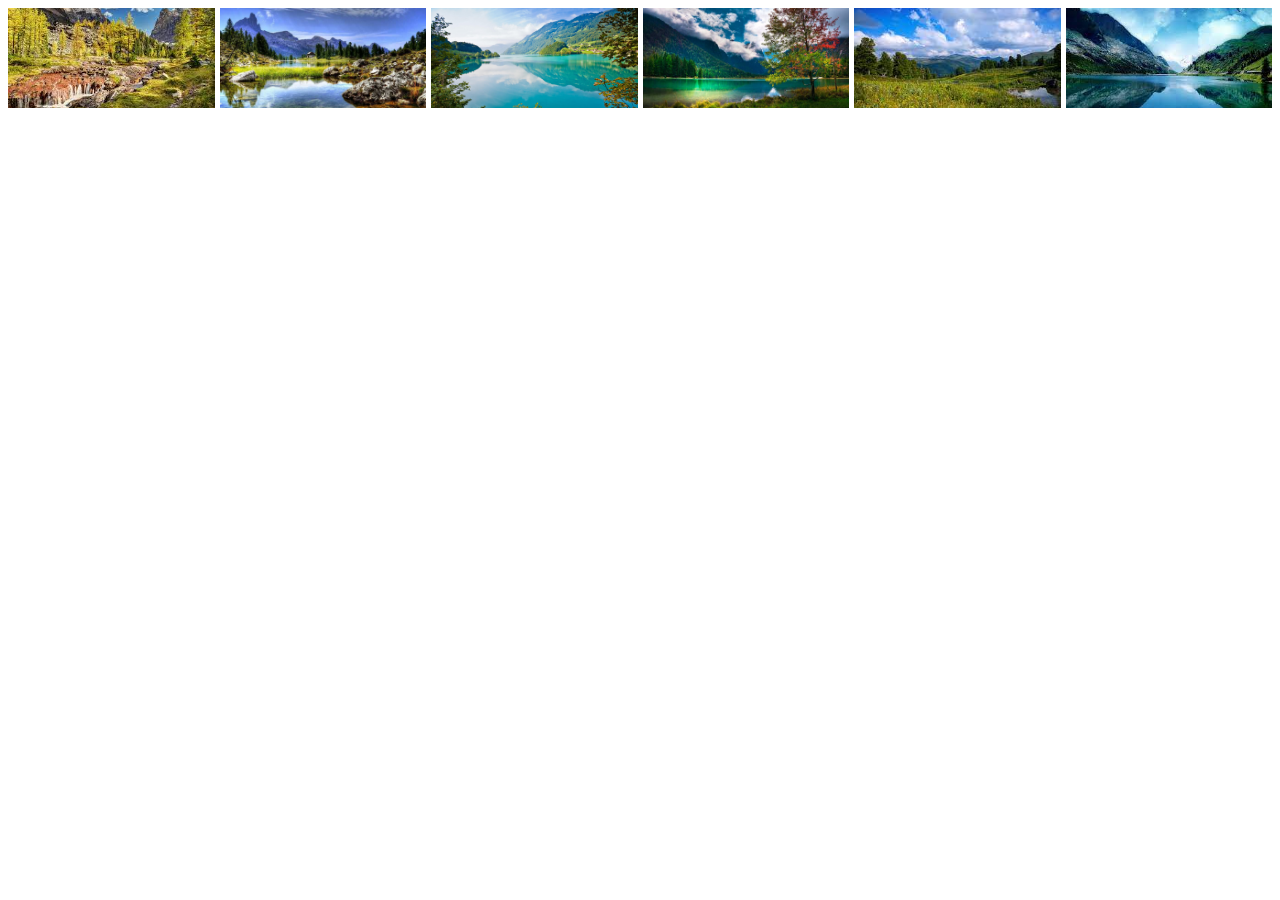
<file: index.html>
<!DOCTYPE html>
<html lang="en">
    <head>
        <meta charset="UTF-8" />
        <meta http-equiv="X-UA-Compatible" content="IE=edge" />
        <meta name="viewport" content="width=device-width, initial-scale=1.0" />
        <link rel="stylesheet" href="index.css" />
        <link rel="normalize" href="normalize.css" />
        <title>Document</title>
    </head>
    <body>
        <div class="wrapper">
            <div class="item1"><img src="images/images.jpg" /></div>
            <div class="item2"><img src="images/6.jpeg" /></div>
            <div class="item3"><img src="images/Priroda.jpg" /></div>
            <div class="item4">
                <img src="images/Prirodnye-jekosistemy (1).jpg" />
            </div>
            <div class="item5">
                <img src="images/Без названия (1).jpg" />
            </div>
            <div class="item6">
                <img src="images/Без названия.jpg" />
            </div>
        </div>
    </body>
</html>
</file>
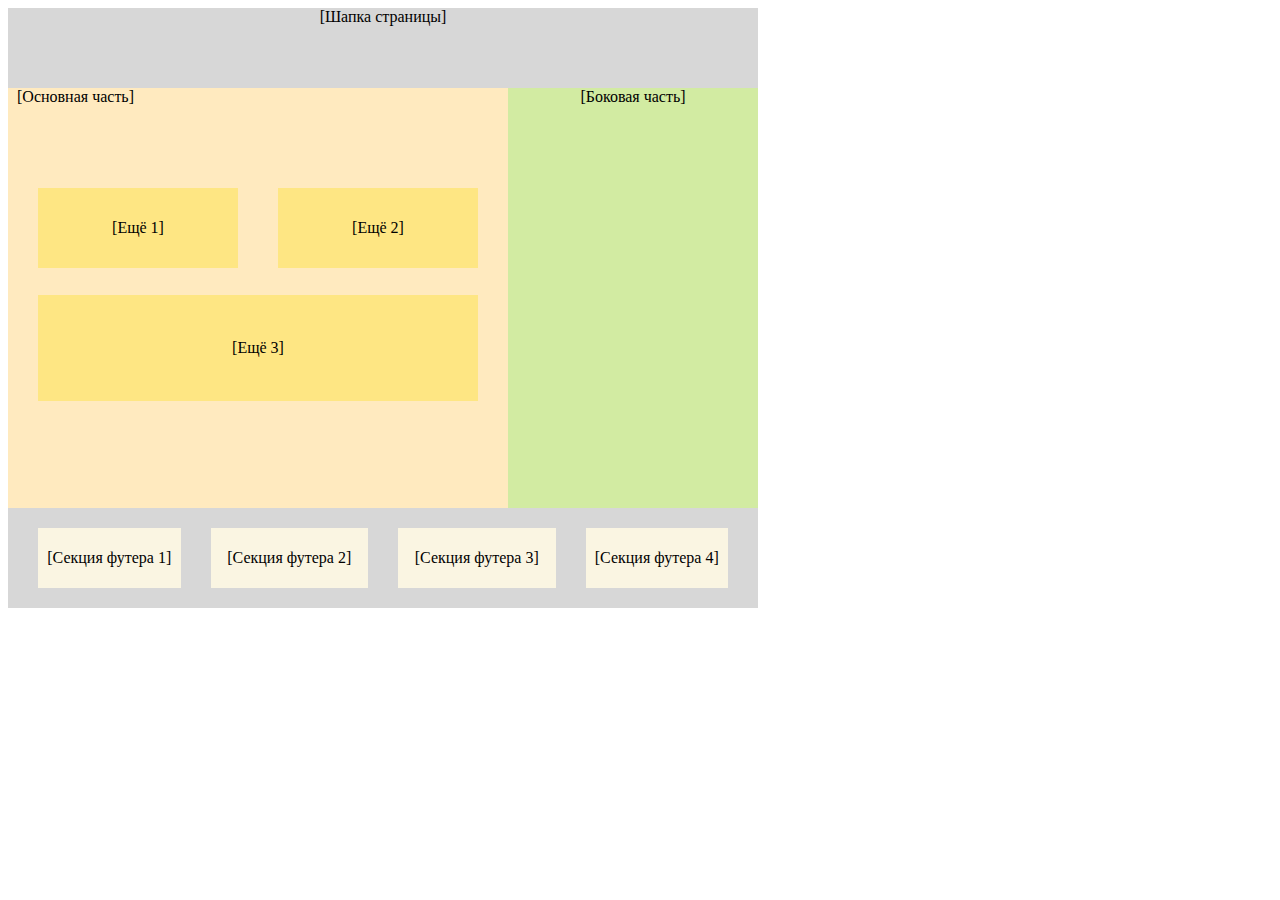
<file: grid.html>
<!DOCTYPE html>
<html lang="en">
    <head>
        <meta charset="UTF-8" />
        <meta http-equiv="X-UA-Compatible" content="IE=edge" />
        <meta name="viewport" content="width=device-width, initial-scale=1.0" />
        <link rel="stylesheet" href="grid.css" />
        <link rel="normalize" href="normalize.css" />
        <title>Document</title>
    </head>
    <body>
        <div class="container">
            <header class="header">[Шапка страницы]</header>
            <section class="section">
                [Основная часть]
                <div class="content-1">[Ещё 1]</div>
                <div class="content-2">[Ещё 2]</div>
                <div class="content-3">[Ещё 3]</div>
            </section>
            <aside class="aside">[Боковая часть]</aside>
            <footer class="footer">
                <div class="footer-1">[Секция футера 1]</div>
                <div class="footer-2">[Секция футера 2]</div>
                <div class="footer-3">[Секция футера 3]</div>
                <div class="footer-4">[Секция футера 4]</div>
            </footer>
        </div>
    </body>
</html>
</file>
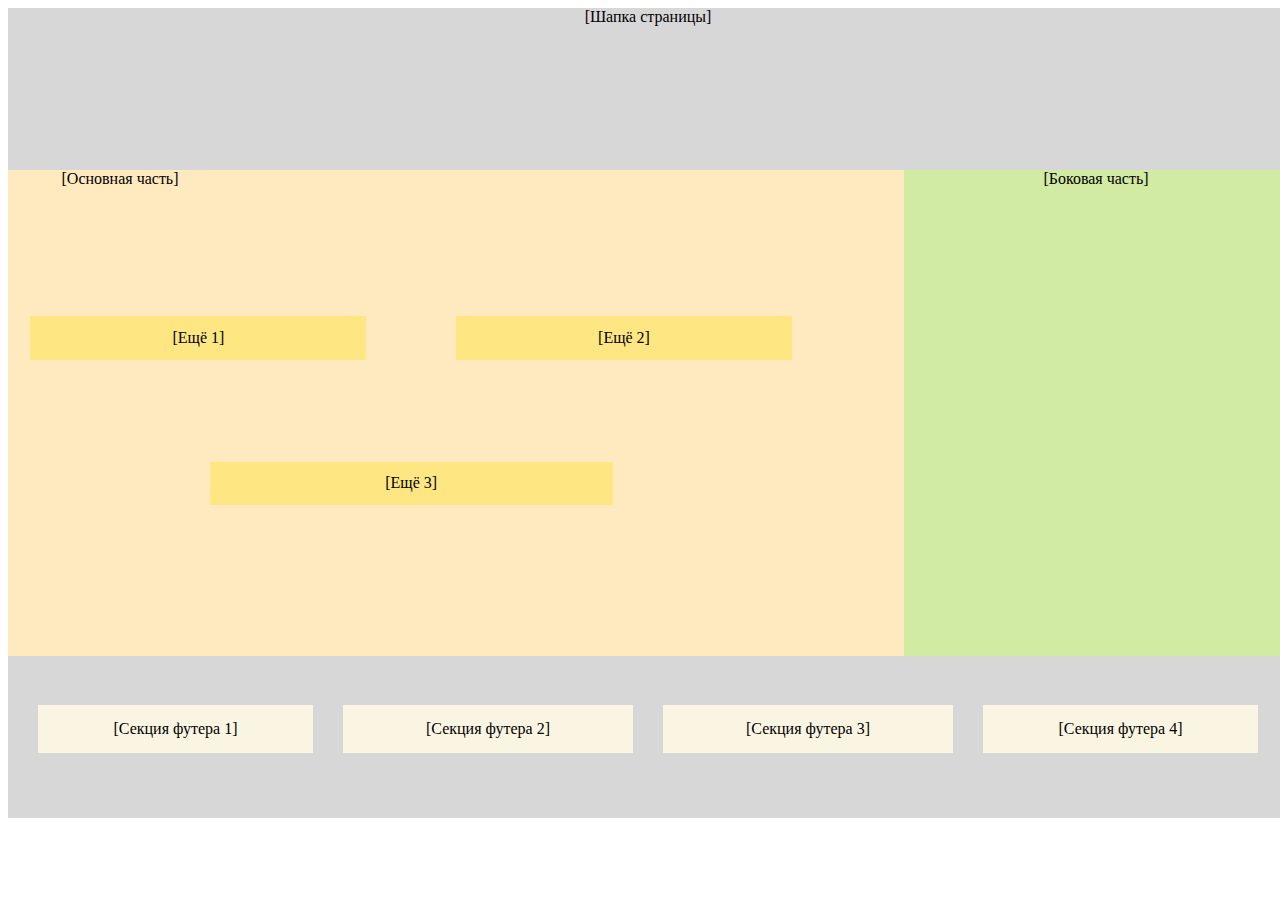
<file: gridadap.html>
<!DOCTYPE html>
<html lang="en">
    <head>
        <meta charset="UTF-8" />
        <meta http-equiv="X-UA-Compatible" content="IE=edge" />
        <meta name="viewport" content="width=device-width, initial-scale=1.0" />
        <link rel="stylesheet" href="gridadap.css" />
        <link rel="normalize" href="normalize.css" />
        <title>Document</title>
    </head>
    <body>
        <div class="container">
            <header class="header">[Шапка страницы]</header>
            <section class="section">
                [Основная часть]
                <div class="content-1">[Ещё 1]</div>
                <div class="content-2">[Ещё 2]</div>
                <div class="content-3">[Ещё 3]</div>
            </section>
            <aside class="aside">[Боковая часть]</aside>
            <footer class="footer">
                <div class="footer-1">[Секция футера 1]</div>
                <div class="footer-2">[Секция футера 2]</div>
                <div class="footer-3">[Секция футера 3]</div>
                <div class="footer-4">[Секция футера 4]</div>
            </footer>
        </div>
    </body>
</html>
</file>
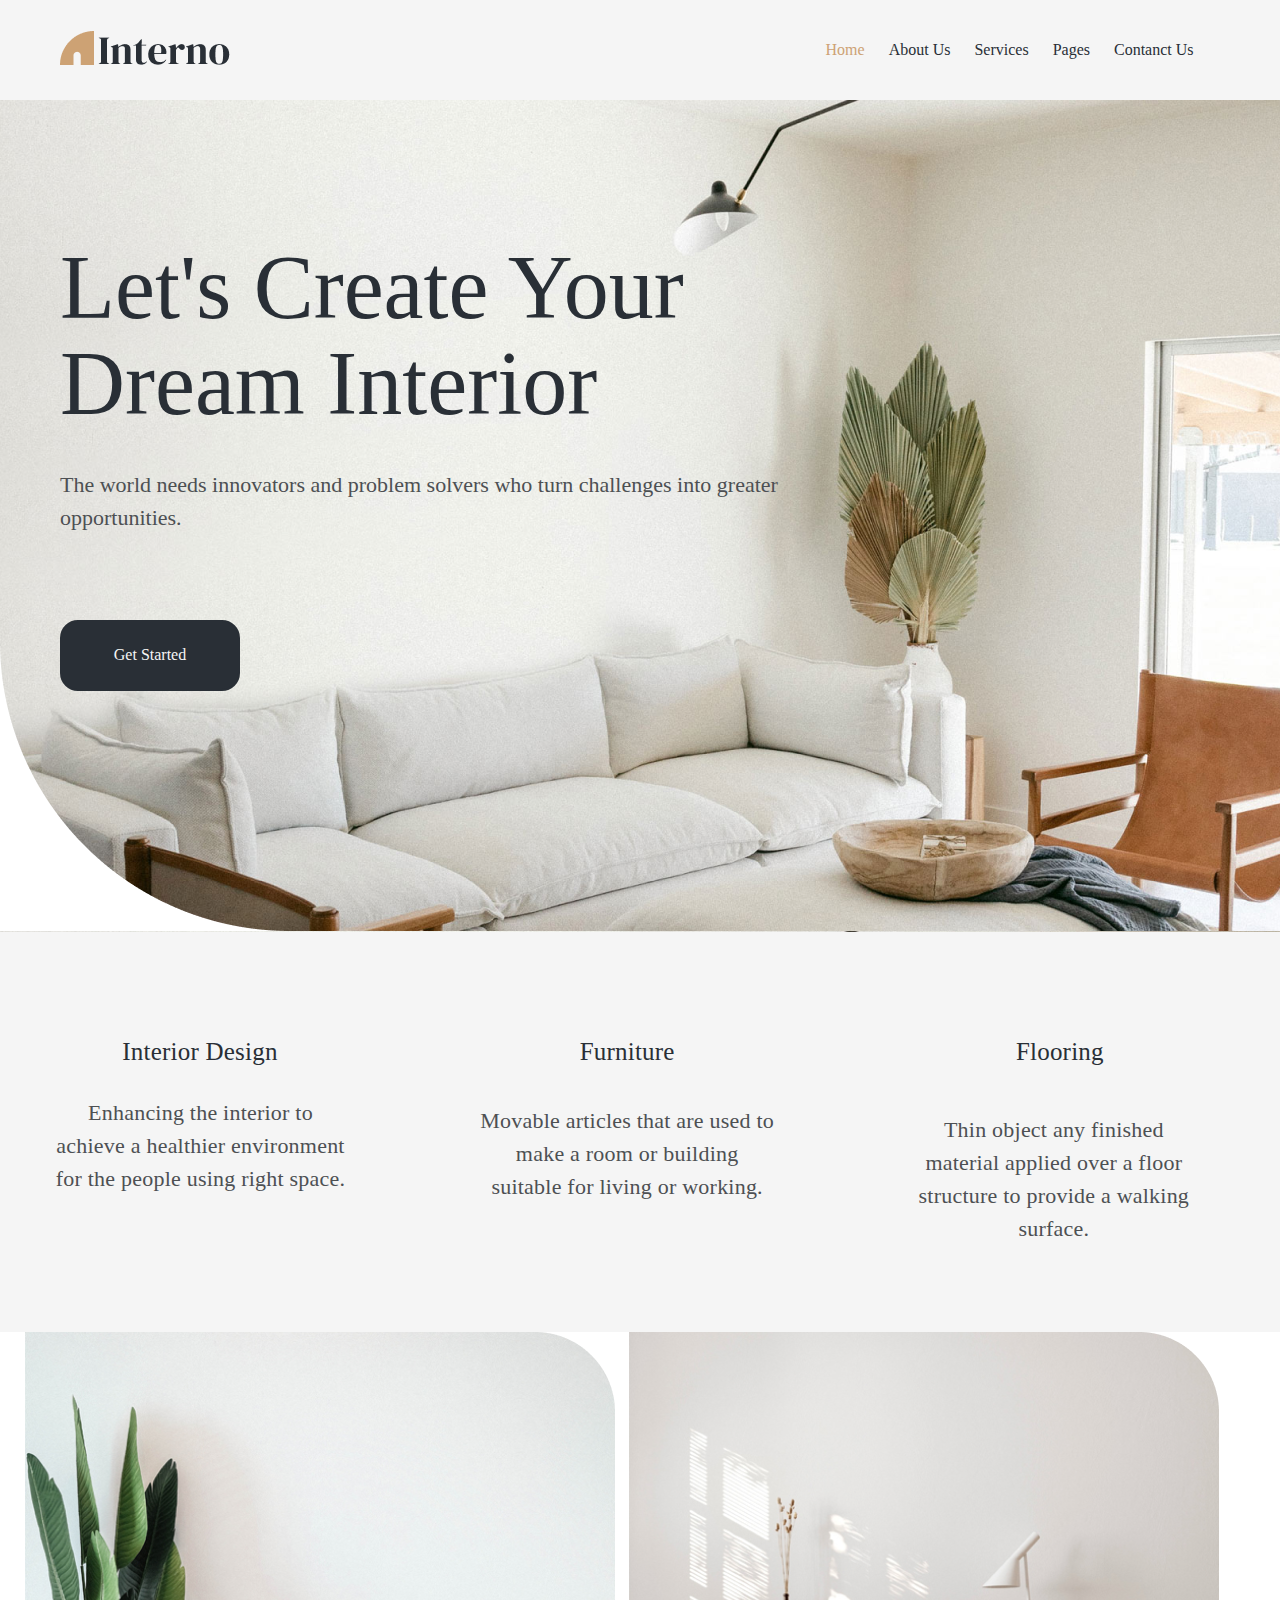
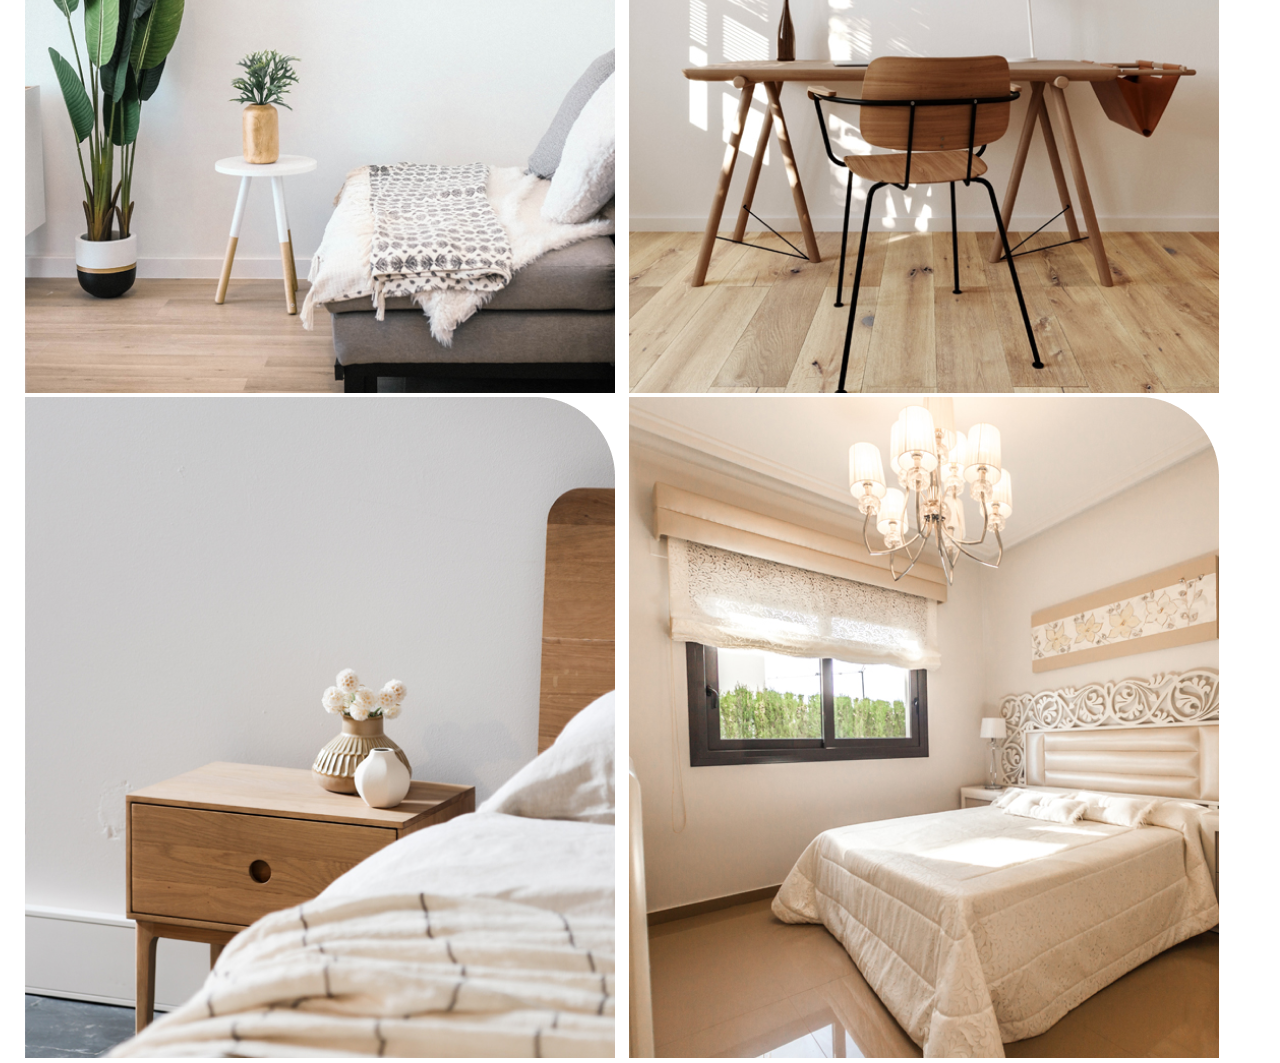
<file: страница/grids.html>
<!DOCTYPE html>
<html lang="en">
    <head>
        <meta charset="UTF-8" />
        <meta http-equiv="X-UA-Compatible" content="IE=edge" />
        <meta name="viewport" content="width=device-width, initial-scale=1.0" />
        <link rel="stylesheet" href="grids.css" />
        <link rel="stylesheet" href="css/normalize.css" />
        <title>Interno</title>
    </head>
    <body>
        <header class="header">
            <a hlef="#" class="header-logo">
                <img src="images/Vector.png" alt="logo" />
                <img src="images/Vector1.png" alt="logo" />
            </a>
            <nav class="header-nav">
                <a href="#" class="content-1">Home</a>
                <a href="#" class="content-2">About Us</a>
                <a href="#" class="content-3">Services</a>
                <a href="#" class="content-4">Pages</a>
                <a href="#" class="content-5">Contanct Us</a>
            </nav>
        </header>
        <main class="main">
            <h1 class="header-title">Let's Create Your Dream Interior</h1>
            <h2 class="header-subtitle">
                The world needs innovators and problem solvers who turn
                challenges into greater opportunities.
            </h2>
            <button id="click" onclick="myScript">Get Started</button>
        </main>
        <article class="article">
            <div class="article-right">
                <h3 class="article1-title">Interior Design</h3>
                <p class="article1-subtitle">
                    Enhancing the interior to achieve a healthier environment
                    for the people using right space.
                </p>
            </div>
            <div class="article-center">
                <h4 class="article2-title">Furniture</h4>
                <p class="article2-subtitle">
                    Movable articles that are used to make a room or building
                    suitable for living or working.
                </p>
            </div>
            <div class="article-left">
                <h5 class="article3-title">Flooring</h5>
                <p class="article1-subtitle">
                    Thin object any finished material applied over a floor
                    structure to provide a walking surface.
                </p>
            </div>
        </article>
        <main class="image">
            <object id="image1" data="images/1.png" type="image/png"></object>
            <object id="image2" data="images/2.png" type="image/png"></object>
            <object id="image3" data="images/3.png" type="image/png"></object>
            <object id="image4" data="images/4.png" type="image/png"></object>
        </main>
    </body>
</html>
</file>
<file: index.css>
.wrapper {
    display: grid;
    grid-gap: 5px;
    grid-template-columns: repeat(auto-fit, minmax(100px, 1fr));
    grid-template-rows: repeat(2, 100px);
}
.wrapper > div > img {
    width: 100%;
    height: 100%;
    object-fit: cover;
}
.item1 {
    background-color: rgb(208, 249, 155);
    text-align: center;
}
.item2 {
    background-color: rgb(241, 254, 143);
    text-align: center;
}
.item3 {
    background-color: rgb(155, 249, 221);
    text-align: center;
}
.item4 {
    background-color: rgb(181, 155, 249);
    text-align: center;
}
.item5 {
    background-color: rgb(81, 117, 236);
    text-align: center;
}
.item6 {
    background-color: rgb(249, 155, 228);
    text-align: center;
}
</file>
<file: grid.css>
body {
    display: grid;
    width: 750px;
    height: 600px;
    grid-template-columns: 1fr 1fr 1fr;
    grid-template-rows: 80px 1fr 1fr 100px;
}
.container {
    display: grid;
    width: 750px;
    height: 600px;
    grid-template-columns: 1fr 1fr 1fr;
    grid-template-rows: 80px 1fr 1fr 100px;
}
.header {
    background: #d7d7d7;
    grid-row: 1/2;
    grid-column: 1/4;
    text-align: center;
}
.section {
    display: grid;
    background: #ffeabf;
    grid-row: 2/4;
    grid-column: 1/3;
    text-align: center;
    grid-template-columns: 1fr 1fr 1fr;
    grid-template-rows: 100px 1fr 1fr 1fr;
}
.aside {
    background: #d2eba2;
    grid-row: 2/4;
    grid-column: 3/4;
    text-align: center;
}
.footer {
    display: grid;
    background: #d7d7d7;
    grid-row: 4/5;
    grid-column: 1/4;
    text-align: center;

    grid-template-columns: 1fr 1fr 1fr 1fr;
    grid-template-rows: 100px 1fr 1fr 1fr;
}
.content-1 {
    height: 80px;
    width: 200px;
    background: #fee683;
    grid-row: 2/4;
    grid-column: 1/4;
    margin-left: 30px;
    display: flex;
    align-items: center;
    justify-content: center;
}
.content-2 {
    height: 80px;
    width: 200px;
    background: #fee683;
    grid-row: 2/4;
    grid-column: 3/4;
    margin-right: 30px;
    display: flex;
    align-items: center;
    justify-content: center;
}
.content-3 {
    background: #fee683;
    grid-row: 3/4;
    grid-column: 1/4;
    margin-left: 30px;
    margin-right: 30px;
    display: flex;
    align-items: center;
    justify-content: center;
}
.footer-1 {
    background: #faf5e2;
    grid-row: 1/2;
    grid-column: 1/2;
    margin-top: 20px;
    margin-left: 30px;
    margin-right: 15px;
    margin-bottom: 20px;
    display: flex;
    align-items: center;
    justify-content: center;
}
.footer-2 {
    background: #faf5e2;
    grid-row: 1/2;
    grid-column: 2/3;
    margin-top: 20px;
    margin-bottom: 20px;
    margin-left: 15px;
    margin-right: 15px;
    display: flex;
    align-items: center;
    justify-content: center;
}
.footer-3 {
    background: #faf5e2;
    grid-row: 1/2;
    grid-column: 3/4;
    margin-top: 20px;
    margin-bottom: 20px;
    margin-left: 15px;
    margin-right: 15px;
    display: flex;
    align-items: center;
    justify-content: center;
}
.footer-4 {
    background: #faf5e2;
    grid-row: 1/2;
    grid-column: 4/4;
    margin-top: 20px;
    margin-bottom: 20px;
    margin-left: 15px;
    margin-right: 30px;
    display: flex;
    align-items: center;
    justify-content: center;
}
</file>
<file: gridadap.css>
body {
    display: grid;
    width: 100vw;
    height: 90vh;
    grid-template-columns: 60% 10% 30%;
    grid-template-rows: 20% 30% 30% 20%;
}
.header {
    background: #d7d7d7;
    grid-row: 1/2;
    grid-column: 1/4;
    text-align: center;
}
.section {
    display: grid;
    background: #ffeabf;
    grid-row: 2/4;
    grid-column: 1/3;
    text-align: center;
    grid-template-columns: 25% 25% 25% 25%;
    grid-template-rows: 30% 30% 30% 30%;
}
.aside {
    background: #d2eba2;
    grid-row: 2/4;
    grid-column: 3/4;
    text-align: center;
}
.content-1 {
    height: 30%;
    width: 150%;
    background: #fee683;
    grid-row: 2/3;
    grid-column: 1/2;
    margin-left: 10%;
    display: flex;
    align-items: center;
    justify-content: center;
}
.content-2 {
    height: 30%;
    width: 150%;
    background: #fee683;
    grid-row: 2/3;
    grid-column: 3/4;
    display: flex;
    align-items: center;
    justify-content: center;
}
.content-3 {
    height: 30%;
    width: 60%;
    background: #fee683;
    grid-row: 3/4;
    grid-column: 1/4;
    margin-left: 30%;
    display: flex;
    align-items: center;
    justify-content: center;
}
.footer-1 {
    background: #faf5e2;
    grid-row: 2/3;
    grid-column: 1/2;
    margin-left: 30px;
    margin-right: 15px;

    display: flex;
    align-items: center;
    justify-content: center;
}
.footer-2 {
    background: #faf5e2;
    grid-row: 2/3;
    grid-column: 2/3;
    margin-left: 15px;
    margin-right: 15px;
    display: flex;
    align-items: center;
    justify-content: center;
}
.footer-3 {
    background: #faf5e2;
    grid-row: 2/3;
    grid-column: 3/4;
    margin-left: 15px;
    margin-right: 15px;
    display: flex;
    align-items: center;
    justify-content: center;
}
.footer-4 {
    background: #faf5e2;
    grid-row: 2/3;
    grid-column: 4/4;
    margin-left: 15px;
    margin-right: 30px;
    display: flex;
    align-items: center;
    justify-content: center;
}
@media screen and (min-width: 600px) {
    .footer {
        display: grid;
        background: #d7d7d7;
        grid-row: 4/5;
        grid-column: 1/4;
        text-align: center;
        grid-template-columns: 25% 25% 25% 25%;
        grid-template-rows: 30% 30% 30% 30%;
    }
    .container {
        display: grid;
        width: 100vw;
        height: 90vh;
        grid-template-columns: 60% 10% 30%;
        grid-template-rows: 20% 30% 30% 20%;
    }
}
@media screen and (min-width: 400px) and (max-width: 599px) {
    .footer {
        display: none;
    }
    .container {
        display: grid;
        width: 100vw;
        height: 90vh;
        grid-template-columns: 70% 30%;
        grid-template-rows: 20% 30% 30% 20%;
    }
}
@media screen and (max-width: 399px) {
    .footer {
        display: none;
    }
    .header {
        height: 10vh;
    }
    .section {
        height: 30vh;
    }
    .aside {
        height: 15vh;
    }
}
</file>
<file: страница/grids.css>
body {
    margin: 0px;
    position: relative;
    overflow-x: hidden;
    overflow-y: auto;
}
button {
    padding: 0;
    border: none;
    font: inherit;
    color: inherit;
    background-color: transparent;
    cursor: pointer;
}
@media screen and (min-width: 1024px) {
    .header {
        display: grid;
        grid-template-columns: 60px 5fr 6fr 7fr;
        grid-template-areas: '. header-logo . header-nav ';
        min-height: 100px;
        align-items: center;
        background-color: #f5f5f5;
    }
    .main {
        display: grid;
        grid-template-rows: 350px 170px 100px;
        grid-template-columns: 60px 5fr 6fr 6fr;
        background-image: url(images/IMAGE.png);
        grid-template-areas: '. header-title header-title .' '. header-subtitle header-subtitle .' '. click . .';
        height: 832px;
        width: 1280px;
        left: 0;
        right: 0;
        top: 0px;
    }
    .article {
        display: grid;
        grid-template-rows: 100px 500px 100px;
        grid-template-columns: 1fr 1fr 1fr;
        background-color: #f5f5f5;
        grid-template-areas: '. . . ' '. article1-title article2-title article3-title .' '. article1-subtitle article2-subtitle article3-subtitle.';
        height: 400px;
    }
    .image {
        margin-left: 15px;
    }
    .header-title {
        grid-area: header-title;
        color: #292f36;
        font-family: 'DM Serif Display';
        font-style: normal;
        font-weight: 400;
        font-size: 90px;
        line-height: 96px;
        justify-items: start;
        align-items: start;
        margin-top: 140px;
    }
    .header-subtitle {
        grid-area: header-subtitle;
        color: #4d5053;
        font-family: 'Jost';
        font-style: normal;
        font-weight: 400;
        font-size: 22px;
        line-height: 33px;
    }
    #click {
        grid-area: click;
        height: 71px;
        width: 180px;
        left: 0;
        right: 0;
        top: 0;
        background: #292f36;
        border: 2px solid #292f36;
        border-radius: 18px;
        color: #f5f5f5;
    }
    .article1-title {
        grid-area: article1-title;
        width: 174px;
        height: 39px;
        font-family: 'DM Serif Display';
        font-style: normal;
        font-weight: 400;
        font-size: 25px;
        line-height: 39px;
        text-align: center;
        letter-spacing: 0.22px;
        color: #292f36;
        margin-left: 113px;
        margin-top: 100px;
    }
    .article1-subtitle {
        grid-area: article1-subtitle;
        width: 297px;
        height: 99px;
        font-family: 'Jost';
        font-style: normal;
        font-weight: 400;
        font-size: 22px;
        line-height: 33px;
        text-align: center;
        letter-spacing: 0.22px;
        color: #4d5053;
        margin-left: 52px;
    }
    .article2-title {
        grid-area: article2-title;
        width: 111px;
        height: 39px;
        font-family: 'DM Serif Display';
        font-style: normal;
        font-weight: 400;
        font-size: 25px;
        line-height: 39px;
        text-align: center;
        letter-spacing: 0.22px;
        color: #292f36;
        margin-left: 145px;
        margin-top: 100px;
    }
    .article2-subtitle {
        grid-area: article2-subtitle;
        width: 297px;
        height: 99px;
        font-family: 'Jost';
        font-style: normal;
        font-weight: 400;
        font-size: 22px;
        line-height: 33px;
        text-align: center;
        letter-spacing: 0.22px;
        color: #4d5053;
        margin-left: 52px;
    }
    .article3-title {
        grid-area: article3-title;
        width: 111px;
        height: 39px;
        font-family: 'DM Serif Display';
        font-style: normal;
        font-weight: 400;
        font-size: 25px;
        line-height: 39px;
        text-align: center;
        letter-spacing: 0.22px;
        color: #292f36;
        margin-left: 151px;
        margin-top: 100px;
    }
    .article3-subtitle {
        grid-area: article3-subtitle;
        width: 297px;
        height: 99px;
        font-family: 'Jost';
        font-style: normal;
        font-weight: 400;
        font-size: 22px;
        line-height: 33px;
        text-align: center;
        letter-spacing: 0.22px;
        color: #4d5053;
        margin-left: 52px;
    }
}
@media screen and (min-width: 768px) and (max-width: 1023px) {
    .header {
        display: grid;
        grid-template-columns: 60px 5fr 6fr 7fr;
        grid-template-areas: '. header-logo . header-nav ';
        min-height: 100px;
        align-items: center;
        background-color: #f5f5f5;
    }
    .main {
        display: grid;
        grid-template-rows: 350px 170px 100px;
        grid-template-columns: 60px 5fr 6fr 6fr;
        background-image: url(images/IMAGE.png);
        grid-template-areas: '. header-title header-title .' '. header-subtitle header-subtitle .' '. click . .';
        height: 832px;
        width: 1280px;
        left: 0;
        right: 0;
        top: 0px;
    }
    .article {
        display: grid;
        grid-template-rows: 100px 500px 100px;
        grid-template-columns: 1fr 1fr 1fr;
        background-color: #f5f5f5;
        grid-template-areas: '. . . ' '. article1-title article2-title article3-title .' '. article1-subtitle article2-subtitle article3-subtitle.';
        height: 400px;
    }
    .image {
        margin-left: 15px;
    }
    .header-title {
        grid-area: header-title;
        color: #292f36;
        font-family: 'DM Serif Display';
        font-style: normal;
        font-weight: 400;
        font-size: 90px;
        line-height: 96px;
        justify-items: start;
        align-items: start;
        margin-top: 140px;
    }
    .header-subtitle {
        grid-area: header-subtitle;
        color: #4d5053;
        font-family: 'Jost';
        font-style: normal;
        font-weight: 400;
        font-size: 22px;
        line-height: 33px;
    }
    #click {
        grid-area: click;
        height: 71px;
        width: 180px;
        left: 0;
        right: 0;
        top: 0;
        background: #292f36;
        border: 2px solid #292f36;
        border-radius: 18px;
        color: #f5f5f5;
    }
    .article1-title {
        grid-area: article1-title;
        width: 174px;
        height: 39px;
        font-family: 'DM Serif Display';
        font-style: normal;
        font-weight: 400;
        font-size: 25px;
        line-height: 39px;
        text-align: center;
        letter-spacing: 0.22px;
        color: #292f36;
        margin-left: 113px;
        margin-top: 100px;
    }
    .article1-subtitle {
        grid-area: article1-subtitle;
        width: 297px;
        height: 99px;
        font-family: 'Jost';
        font-style: normal;
        font-weight: 400;
        font-size: 22px;
        line-height: 33px;
        text-align: center;
        letter-spacing: 0.22px;
        color: #4d5053;
        margin-left: 52px;
    }
    .article2-title {
        grid-area: article2-title;
        width: 111px;
        height: 39px;
        font-family: 'DM Serif Display';
        font-style: normal;
        font-weight: 400;
        font-size: 25px;
        line-height: 39px;
        text-align: center;
        letter-spacing: 0.22px;
        color: #292f36;
        margin-left: 145px;
        margin-top: 100px;
    }
    .article2-subtitle {
        grid-area: article2-subtitle;
        width: 297px;
        height: 99px;
        font-family: 'Jost';
        font-style: normal;
        font-weight: 400;
        font-size: 22px;
        line-height: 33px;
        text-align: center;
        letter-spacing: 0.22px;
        color: #4d5053;
        margin-left: 52px;
    }
    .article3-title {
        grid-area: article3-title;
        width: 111px;
        height: 39px;
        font-family: 'DM Serif Display';
        font-style: normal;
        font-weight: 400;
        font-size: 25px;
        line-height: 39px;
        text-align: center;
        letter-spacing: 0.22px;
        color: #292f36;
        margin-left: 151px;
        margin-top: 100px;
    }
    .article3-subtitle {
        grid-area: article3-subtitle;
        width: 297px;
        height: 99px;
        font-family: 'Jost';
        font-style: normal;
        font-weight: 400;
        font-size: 22px;
        line-height: 33px;
        text-align: center;
        letter-spacing: 0.22px;
        color: #4d5053;
        margin-left: 52px;
    }
}
@media screen and (max-width: 767px) {
    .header {
        display: grid;
        grid-template-columns: 60px 5fr 6fr 7fr;
        grid-template-areas: '. header-logo . header-nav ';
        min-height: 100px;
        align-items: center;
        background-color: #f5f5f5;
    }
    .main {
        display: grid;
        grid-template-rows: 350px 170px 100px;
        grid-template-columns: 60px 5fr 6fr 6fr;
        background-image: url(images/IMAGE.png);
        grid-template-areas: '. header-title header-title .' '. header-subtitle header-subtitle .' '. click . .';
        height: 832px;
        width: 1280px;
        left: 0;
        right: 0;
        top: 0px;
    }
    .article {
        display: grid;
        grid-template-rows: 100px 500px 100px;
        grid-template-columns: 1fr 1fr 1fr;
        background-color: #f5f5f5;
        grid-template-areas: '. . . ' '. article1-title article2-title article3-title .' '. article1-subtitle article2-subtitle article3-subtitle.';
        height: 400px;
    }
    .image {
        margin-left: 15px;
    }
    .header-title {
        grid-area: header-title;
        color: #292f36;
        font-family: 'DM Serif Display';
        font-style: normal;
        font-weight: 400;
        font-size: 90px;
        line-height: 96px;
        justify-items: start;
        align-items: start;
        margin-top: 140px;
    }
    .header-subtitle {
        grid-area: header-subtitle;
        color: #4d5053;
        font-family: 'Jost';
        font-style: normal;
        font-weight: 400;
        font-size: 22px;
        line-height: 33px;
    }
    #click {
        grid-area: click;
        height: 71px;
        width: 180px;
        left: 0;
        right: 0;
        top: 0;
        background: #292f36;
        border: 2px solid #292f36;
        border-radius: 18px;
        color: #f5f5f5;
    }
    .article1-title {
        grid-area: article1-title;
        width: 174px;
        height: 39px;
        font-family: 'DM Serif Display';
        font-style: normal;
        font-weight: 400;
        font-size: 25px;
        line-height: 39px;
        text-align: center;
        letter-spacing: 0.22px;
        color: #292f36;
        margin-left: 113px;
        margin-top: 100px;
    }
    .article1-subtitle {
        grid-area: article1-subtitle;
        width: 297px;
        height: 99px;
        font-family: 'Jost';
        font-style: normal;
        font-weight: 400;
        font-size: 22px;
        line-height: 33px;
        text-align: center;
        letter-spacing: 0.22px;
        color: #4d5053;
        margin-left: 52px;
    }
    .article2-title {
        grid-area: article2-title;
        width: 111px;
        height: 39px;
        font-family: 'DM Serif Display';
        font-style: normal;
        font-weight: 400;
        font-size: 25px;
        line-height: 39px;
        text-align: center;
        letter-spacing: 0.22px;
        color: #292f36;
        margin-left: 145px;
        margin-top: 100px;
    }
    .article2-subtitle {
        grid-area: article2-subtitle;
        width: 297px;
        height: 99px;
        font-family: 'Jost';
        font-style: normal;
        font-weight: 400;
        font-size: 22px;
        line-height: 33px;
        text-align: center;
        letter-spacing: 0.22px;
        color: #4d5053;
        margin-left: 52px;
    }
    .article3-title {
        grid-area: article3-title;
        width: 111px;
        height: 39px;
        font-family: 'DM Serif Display';
        font-style: normal;
        font-weight: 400;
        font-size: 25px;
        line-height: 39px;
        text-align: center;
        letter-spacing: 0.22px;
        color: #292f36;
        margin-left: 151px;
        margin-top: 100px;
    }
    .article3-subtitle {
        grid-area: article3-subtitle;
        width: 297px;
        height: 99px;
        font-family: 'Jost';
        font-style: normal;
        font-weight: 400;
        font-size: 22px;
        line-height: 33px;
        text-align: center;
        letter-spacing: 0.22px;
        color: #4d5053;
        margin-left: 52px;
    }
}
.header-logo {
    grid-area: header-logo;
}
.header-nav {
    grid-area: header-nav;
    flex-wrap: wrap;
}
.content-1 {
    margin-left: 20px;
    color: #cda274;
    text-decoration: none;
}
.content-2 {
    margin-left: 20px;
    color: #292f36;
    text-decoration: none;
}
.content-3 {
    margin-left: 20px;
    color: #292f36;
    text-decoration: none;
}
.content-4 {
    margin-left: 20px;
    color: #292f36;
    text-decoration: none;
}
.content-5 {
    margin-left: 20px;
    color: #292f36;
    text-decoration: none;
}

#image1 {
    margin-left: 10px;
    margin-right: 10px;
    height: 661px;
    width: 590px;
}
#image2 {
    height: 661px;
    width: 590px;
}
#image3 {
    margin-left: 10px;
    margin-right: 10px;
    height: 661px;
    width: 590px;
}
#image4 {
    height: 661px;
    width: 590px;
}
</file>
